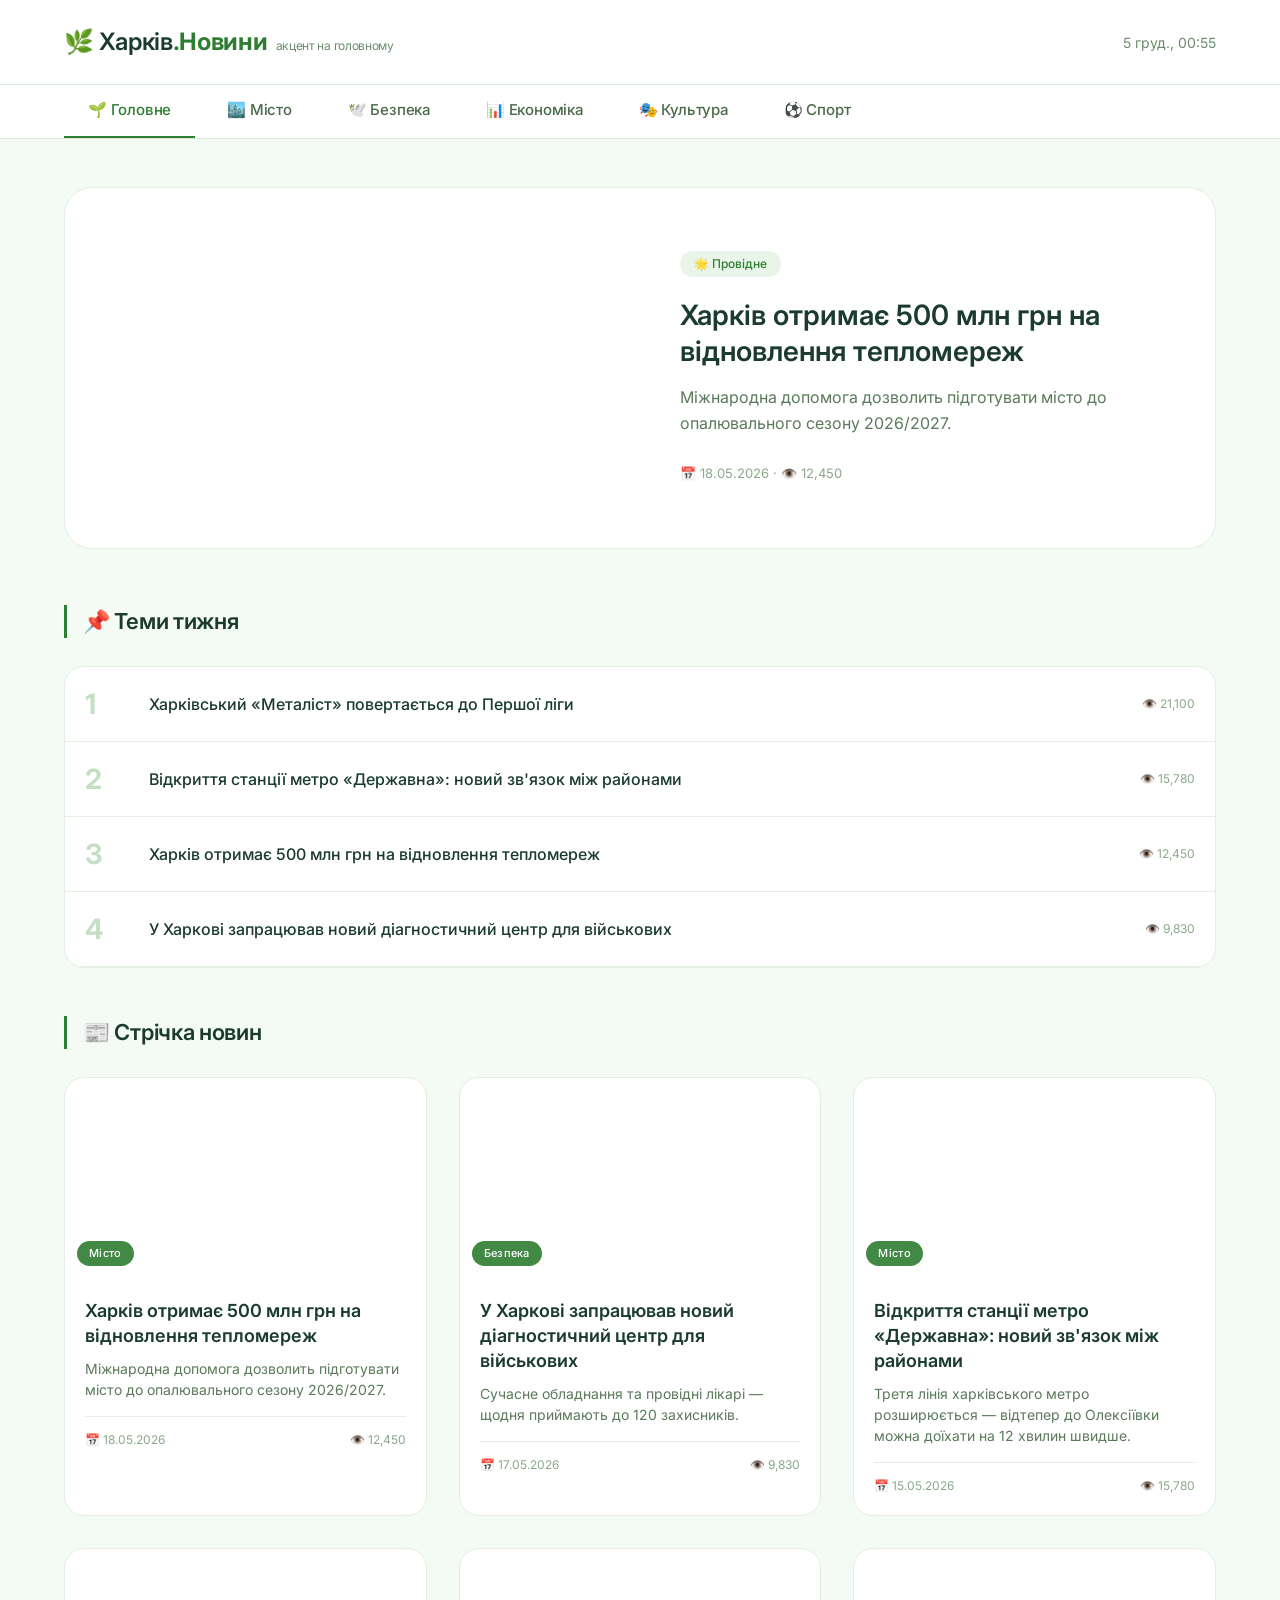
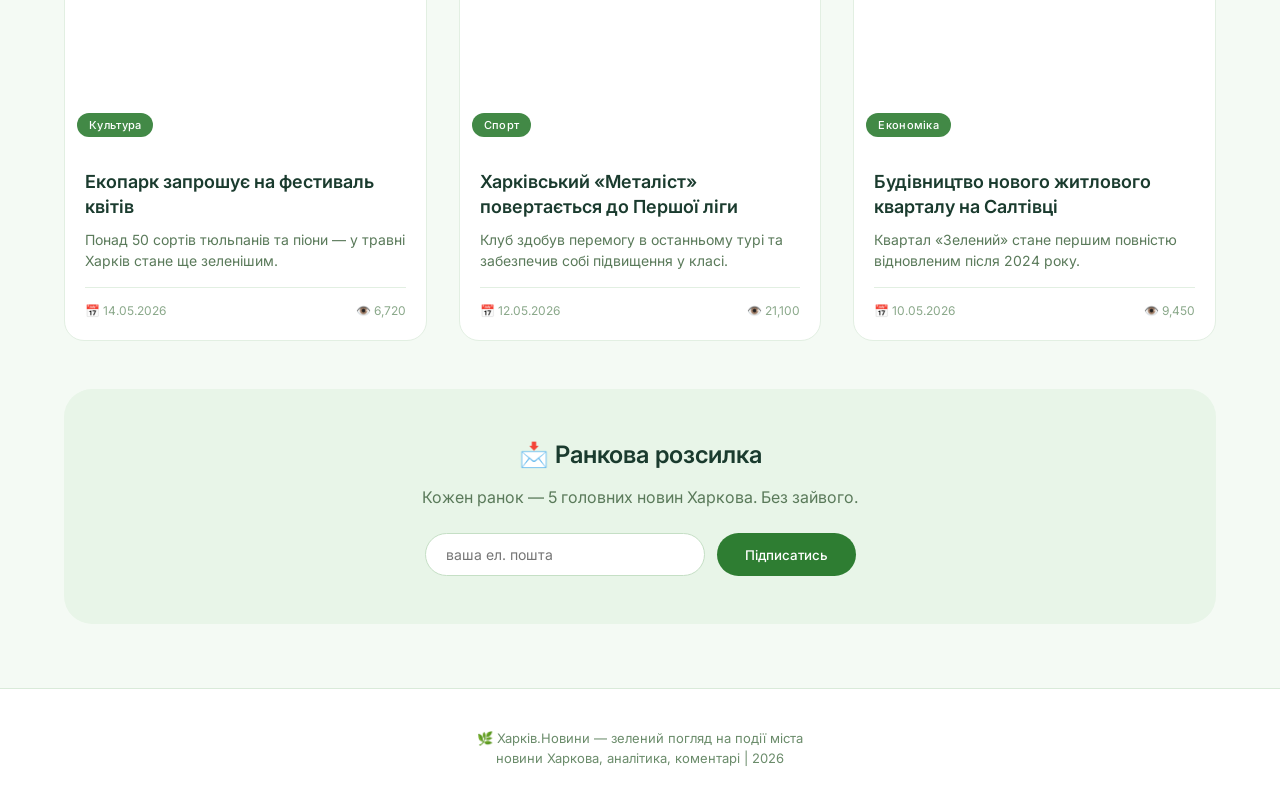
<file: index.html>
<!DOCTYPE html>
<html lang="uk">
<head>
    <meta charset="UTF-8">
    <meta name="viewport" content="width=device-width, initial-scale=1.0">
    <title>Харків.Новини — головне про місто</title>
    <link rel="stylesheet" href="style.css">
    <link href="https://fonts.googleapis.com/css2?family=Inter:opsz,wght@14..32,300;400;500;600;700&display=swap" rel="stylesheet">
</head>
<body>

<div class="header">
    <div class="header-content">
        <div class="logo" onclick="location.href='index.html'">🌿 Харків<span>.Новини</span><small>акцент на головному</small></div>
        <div class="date-time" id="currentDateTime"></div>
    </div>
</div>

<div class="tabs">
    <div class="tabs-container">
        <a href="index.html" class="tab-btn active">🌱 Головне</a>
        <a href="city.html" class="tab-btn">🏙️ Місто</a>
        <a href="war.html" class="tab-btn">🕊️ Безпека</a>
        <a href="economy.html" class="tab-btn">📊 Економіка</a>
        <a href="culture.html" class="tab-btn">🎭 Культура</a>
        <a href="sport.html" class="tab-btn">⚽ Спорт</a>
    </div>
</div>

<div class="main-content">
    <div class="featured-news" id="featuredNews"></div>

    <div class="section-title">📌 Теми тижня</div>
    <div class="trending-list" id="trendingList"></div>

    <div class="section-title">📰 Стрічка новин</div>
    <div class="news-grid" id="latestNews"></div>

    <div class="subscribe">
        <h3>📩 Ранкова розсилка</h3>
        <p>Кожен ранок — 5 головних новин Харкова. Без зайвого.</p>
        <div class="subscribe-form">
            <input type="email" id="subEmail" placeholder="ваша ел. пошта">
            <button onclick="subscribeNews()">Підписатись</button>
        </div>
    </div>
</div>

<div class="footer">
    <p>🌿 Харків.Новини — зелений погляд на події міста</p>
    <p>новини Харкова, аналітика, коментарі | 2026</p>
</div>

<div class="scroll-top" id="scrollTop" onclick="window.scrollTo({top:0, behavior:'smooth'})">↑</div>

<div id="newsModal" class="modal" onclick="if(event.target===this) closeModal()">
    <div class="modal-content">
        <div class="modal-header"><h2 id="modalTitle"></h2><span class="close-modal" onclick="closeModal()">&times;</span></div>
        <div class="modal-body" id="modalBody"></div>
    </div>
</div>

<script>
    const allNews = [
        { id: 1, title: "Харків отримає 500 млн грн на відновлення тепломереж", excerpt: "Міжнародна допомога дозволить підготувати місто до опалювального сезону 2026/2027.", content: "Харківська міська рада повідомила про отримання гранту від Європейського інвестиційного банку. Кошти будуть спрямовані на модернізацію теплових мереж у Салтівському та Немишлянському районах. Роботи розпочнуться у липні 2026 року.", image: "https://picsum.photos/id/104/800/500", date: "2026-05-18", views: 12450, category: "Місто" },
        { id: 2, title: "У Харкові запрацював новий діагностичний центр для військових", excerpt: "Сучасне обладнання та провідні лікарі — щодня приймають до 120 захисників.", content: "На базі Харківської обласної лікарні відкрито реабілітаційний центр із найсучаснішим обладнанням. Тут проходять лікування військові з усієї Слобожанщини. Центр працює у дві зміни.", image: "https://picsum.photos/id/116/800/500", date: "2026-05-17", views: 9830, category: "Безпека" },
        { id: 3, title: "Відкриття станції метро «Державна»: новий зв'язок між районами", excerpt: "Третя лінія харківського метро розширюється — відтепер до Олексіївки можна доїхати на 12 хвилин швидше.", content: "Станцію «Державна» відкрито після завершення всіх будівельних робіт. Це суттєво розвантажить наземний транспорт та покращить сполучення між центром та периферією.", image: "https://picsum.photos/id/96/800/500", date: "2026-05-15", views: 15780, category: "Місто" },
        { id: 4, title: "Екопарк запрошує на фестиваль квітів", excerpt: "Понад 50 сортів тюльпанів та піони — у травні Харків стане ще зеленішим.", content: "Фестиваль квітів триватиме три вихідних. Окрім виставки, гостей чекають майстер-класи з флористики та благодійний ярмарок.", image: "https://picsum.photos/id/90/800/500", date: "2026-05-14", views: 6720, category: "Культура" },
        { id: 5, title: "Харківський «Металіст» повертається до Першої ліги", excerpt: "Клуб здобув перемогу в останньому турі та забезпечив собі підвищення у класі.", content: "Фанати зустріли команду на площі Свободи. Президент клубу пообіцяв посилити склад перед новим сезоном.", image: "https://picsum.photos/id/29/800/500", date: "2026-05-12", views: 21100, category: "Спорт" },
        { id: 6, title: "Будівництво нового житлового кварталу на Салтівці", excerpt: "Квартал «Зелений» стане першим повністю відновленим після 2024 року.", content: "Вже зведено перші три багатоповерхівки. Заселення планується на початок осені.", image: "https://picsum.photos/id/15/800/500", date: "2026-05-10", views: 9450, category: "Економіка" }
    ];

    const latestNews = [...allNews].sort((a,b) => new Date(b.date) - new Date(a.date)).slice(0, 6);
    const trendingNews = [...allNews].sort((a,b) => b.views - a.views).slice(0, 4);
    const featured = [...allNews].sort((a,b) => new Date(b.date) - new Date(a.date))[0];

    function formatDate(dateStr) { const d = new Date(dateStr); return `${d.getDate().toString().padStart(2,'0')}.${(d.getMonth()+1).toString().padStart(2,'0')}.${d.getFullYear()}`; }
    function openNews(news) { 
        document.getElementById('modalTitle').innerHTML = news.title;
        document.getElementById('modalBody').innerHTML = `<img src="${news.image}"><div class="modal-meta"><span>📅 ${formatDate(news.date)}</span><span>👁️ ${news.views.toLocaleString()}</span><span>📌 ${news.category}</span></div><p style="line-height:1.6; color:#2c4a2e;">${news.content}</p>`;
        document.getElementById('newsModal').style.display = 'flex';
    }
    function closeModal() { document.getElementById('newsModal').style.display = 'none'; }
    function subscribeNews() { const email = document.getElementById('subEmail').value; if(email) alert(`🌱 Дякуємо! На ${email} надіслано підтвердження.`); else alert('Будь ласка, введіть email'); }
    function renderFeatured() {
        document.getElementById('featuredNews').innerHTML = `<div class="featured-image" style="background-image: url('${featured.image}')"></div><div class="featured-content"><div class="featured-badge">🌟 Провідне</div><div class="featured-title">${featured.title}</div><div class="featured-excerpt">${featured.excerpt}</div><div><span style="color:#8aa88a; font-size:13px;">📅 ${formatDate(featured.date)} · 👁️ ${featured.views.toLocaleString()}</span></div></div>`;
        document.querySelector('.featured-news').onclick = () => openNews(featured);
    }
    function renderTrending() {
        document.getElementById('trendingList').innerHTML = trendingNews.map((n, i) => `<div class="trending-item" onclick="openNews(allNews.find(x=>x.id===${n.id}))"><div class="trending-number">${i+1}</div><div class="trending-title">${n.title}</div><div class="trending-views">👁️ ${n.views.toLocaleString()}</div></div>`).join('');
    }
    function renderLatest() {
        document.getElementById('latestNews').innerHTML = latestNews.map(n => `<div class="news-card" onclick="openNews(allNews.find(x=>x.id===${n.id}))"><div class="news-image" style="background-image: url('${n.image}')"><div class="news-category">${n.category}</div></div><div class="news-content"><div class="news-title">${n.title}</div><div class="news-excerpt">${n.excerpt}</div><div class="news-meta"><span>📅 ${formatDate(n.date)}</span><span>👁️ ${n.views.toLocaleString()}</span></div></div></div>`).join('');
    }
    function updateDateTime() { document.getElementById('currentDateTime').innerHTML = new Date().toLocaleString('uk-UA', { hour: '2-digit', minute:'2-digit', day:'numeric', month:'short' }); }
    setInterval(updateDateTime, 1000); updateDateTime();
    renderFeatured(); renderTrending(); renderLatest();
    window.addEventListener('scroll', () => { document.getElementById('scrollTop').classList.toggle('show', window.scrollY > 300); });
    window.openNews = openNews; window.closeModal = closeModal; window.subscribeNews = subscribeNews; window.allNews = allNews;
</script>
</body>
</html>
</file>
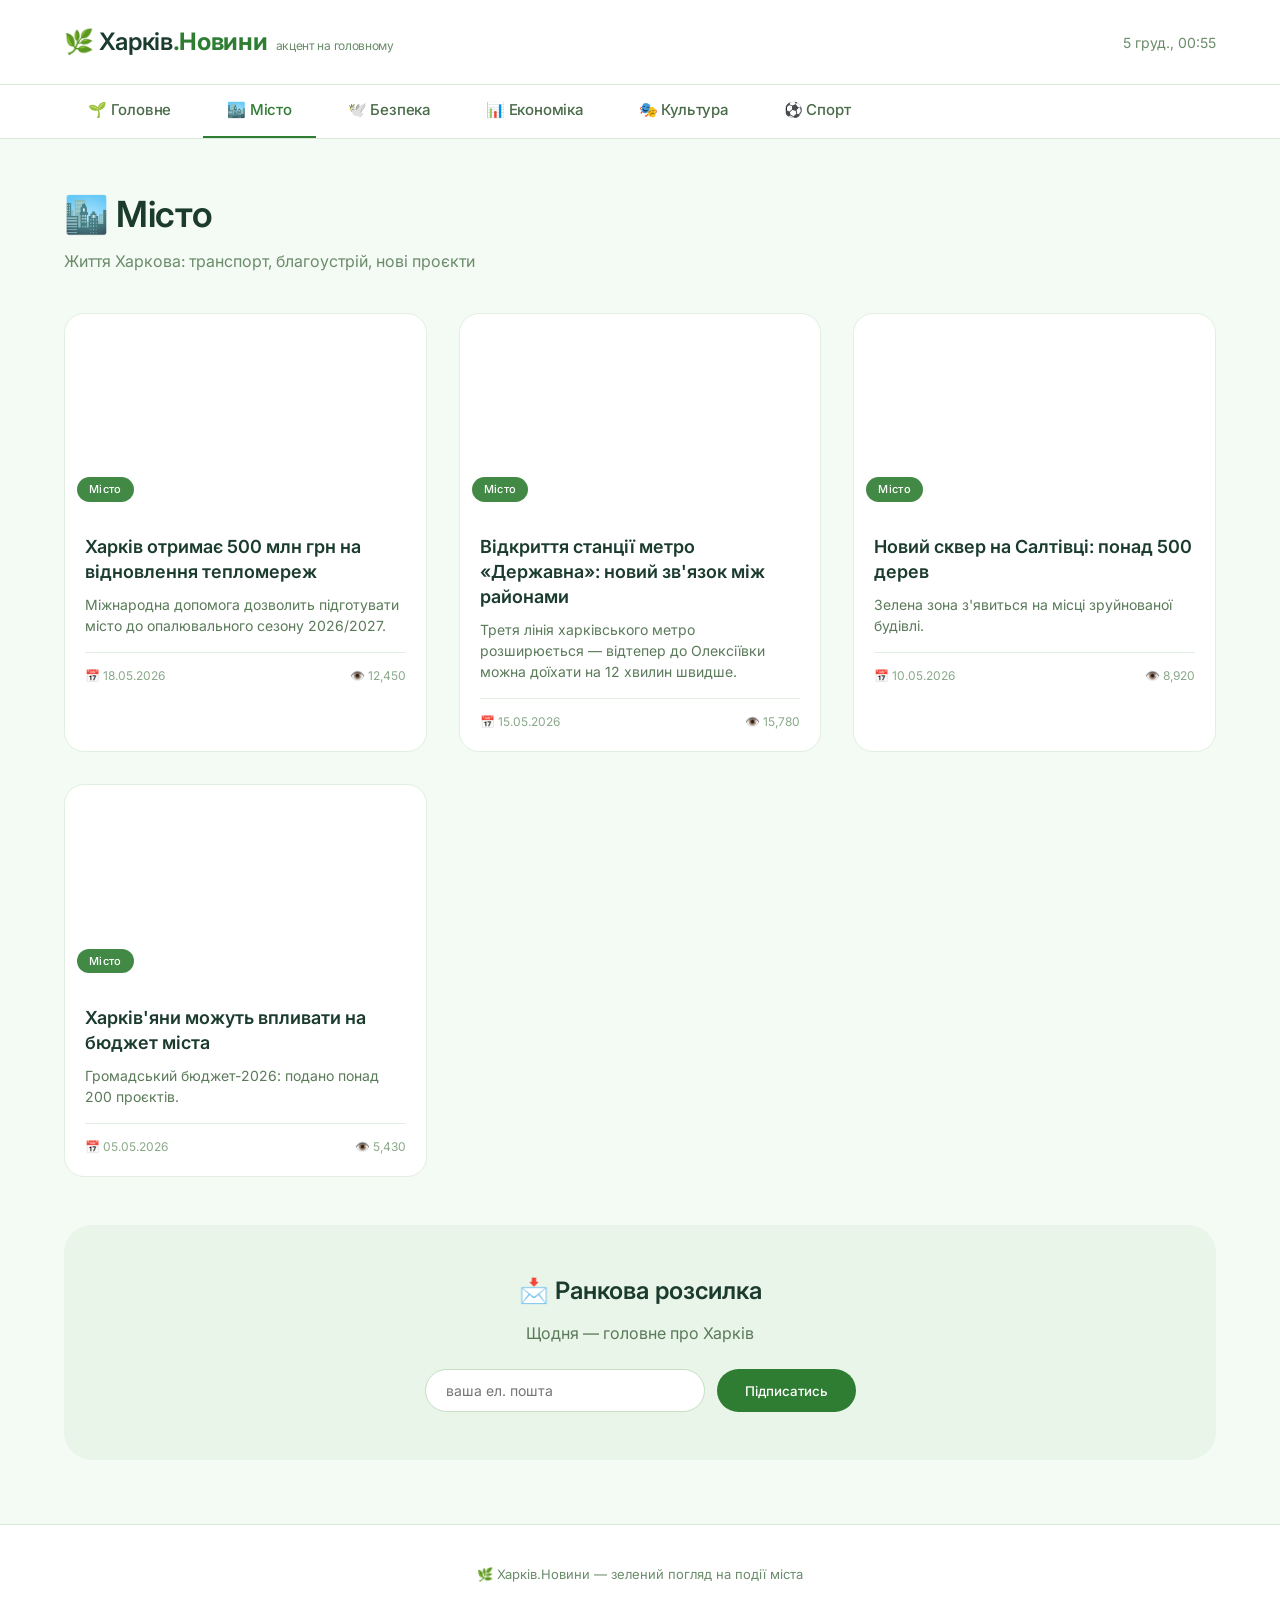
<file: city.html>
<!DOCTYPE html>
<html lang="uk">
<head>
    <meta charset="UTF-8">
    <meta name="viewport" content="width=device-width, initial-scale=1.0">
    <title>🏙️ Місто | Харків.Новини</title>
    <link rel="stylesheet" href="style.css">
    <link href="https://fonts.googleapis.com/css2?family=Inter:opsz,wght@14..32,300;400;500;600;700&display=swap" rel="stylesheet">
</head>
<body>

<div class="header">
    <div class="header-content">
        <div class="logo" onclick="location.href='index.html'">🌿 Харків<span>.Новини</span><small>акцент на головному</small></div>
        <div class="date-time" id="currentDateTime"></div>
    </div>
</div>

<div class="tabs">
    <div class="tabs-container">
        <a href="index.html" class="tab-btn">🌱 Головне</a>
        <a href="city.html" class="tab-btn active">🏙️ Місто</a>
        <a href="war.html" class="tab-btn">🕊️ Безпека</a>
        <a href="economy.html" class="tab-btn">📊 Економіка</a>
        <a href="culture.html" class="tab-btn">🎭 Культура</a>
        <a href="sport.html" class="tab-btn">⚽ Спорт</a>
    </div>
</div>

<div class="main-content">
    <div class="category-header">
        <h1>🏙️ Місто</h1>
        <p>Життя Харкова: транспорт, благоустрій, нові проєкти</p>
    </div>
    <div class="news-grid" id="cityNews"></div>
    <div class="subscribe">
        <h3>📩 Ранкова розсилка</h3>
        <p>Щодня — головне про Харків</p>
        <div class="subscribe-form">
            <input type="email" id="subEmail" placeholder="ваша ел. пошта">
            <button onclick="subscribeNews()">Підписатись</button>
        </div>
    </div>
</div>

<div class="footer">
    <p>🌿 Харків.Новини — зелений погляд на події міста</p>
</div>

<div class="scroll-top" id="scrollTop" onclick="window.scrollTo({top:0, behavior:'smooth'})">↑</div>

<div id="newsModal" class="modal" onclick="if(event.target===this) closeModal()">
    <div class="modal-content">
        <div class="modal-header"><h2 id="modalTitle"></h2><span class="close-modal" onclick="closeModal()">&times;</span></div>
        <div class="modal-body" id="modalBody"></div>
    </div>
</div>

<script>
    const cityNews = [
        { id: 1, title: "Харків отримає 500 млн грн на відновлення тепломереж", excerpt: "Міжнародна допомога дозволить підготувати місто до опалювального сезону 2026/2027.", content: "Харківська міська рада повідомила про отримання гранту від Європейського інвестиційного банку. Кошти будуть спрямовані на модернізацію теплових мереж у Салтівському та Немишлянському районах. Роботи розпочнуться у липні 2026 року. Очікується, що це дозволить зменшити втрати тепла на 25% та покращити якість опалення для 150 тисяч мешканців.", image: "https://picsum.photos/id/104/800/500", date: "2026-05-18", views: 12450, category: "Місто" },
        { id: 2, title: "Відкриття станції метро «Державна»: новий зв'язок між районами", excerpt: "Третя лінія харківського метро розширюється — відтепер до Олексіївки можна доїхати на 12 хвилин швидше.", content: "Станцію «Державна» урочисто відкрито після завершення всіх будівельних робіт. Це суттєво розвантажить наземний транспорт та покращить сполучення між центром та периферією. Вартість проєкту склала 1.2 млрд грн. Наступна станція — «Перемога» — планується до кінця 2027 року.", image: "https://picsum.photos/id/96/800/500", date: "2026-05-15", views: 15780, category: "Місто" },
        { id: 3, title: "Новий сквер на Салтівці: понад 500 дерев", excerpt: "Зелена зона з'явиться на місці зруйнованої будівлі.", content: "У рамках програми «Зелений Харків» розпочато висадку дерев у новому сквері. Буде висаджено 520 саджанців: липи, каштани та клени. Також облаштують дитячий майданчик та велодоріжки.", image: "https://picsum.photos/id/15/800/500", date: "2026-05-10", views: 8920, category: "Місто" },
        { id: 4, title: "Харків'яни можуть впливати на бюджет міста", excerpt: "Громадський бюджет-2026: подано понад 200 проєктів.", content: "Міська рада оприлюднила список проєктів, які претендують на фінансування. Серед ініціатив — облаштування укриттів у школах, спортивні майданчики та екологічні ініціативи. Голосування триватиме до кінця травня.", image: "https://picsum.photos/id/42/800/500", date: "2026-05-05", views: 5430, category: "Місто" }
    ];

    function formatDate(dateStr) { const d = new Date(dateStr); return `${d.getDate().toString().padStart(2,'0')}.${(d.getMonth()+1).toString().padStart(2,'0')}.${d.getFullYear()}`; }
    function openNews(news) { 
        document.getElementById('modalTitle').innerHTML = news.title;
        document.getElementById('modalBody').innerHTML = `<img src="${news.image}"><div class="modal-meta"><span>📅 ${formatDate(news.date)}</span><span>👁️ ${news.views.toLocaleString()}</span><span>📌 ${news.category}</span></div><p style="line-height:1.6; color:#2c4a2e;">${news.content}</p>`;
        document.getElementById('newsModal').style.display = 'flex';
    }
    function closeModal() { document.getElementById('newsModal').style.display = 'none'; }
    function subscribeNews() { const email = document.getElementById('subEmail').value; if(email) alert(`🌱 Дякуємо! На ${email} надіслано підтвердження.`); else alert('Введіть email'); }
    function renderCityNews() {
        document.getElementById('cityNews').innerHTML = cityNews.map(n => `<div class="news-card" onclick="openNews(cityNews.find(x=>x.id===${n.id}))"><div class="news-image" style="background-image: url('${n.image}')"><div class="news-category">${n.category}</div></div><div class="news-content"><div class="news-title">${n.title}</div><div class="news-excerpt">${n.excerpt}</div><div class="news-meta"><span>📅 ${formatDate(n.date)}</span><span>👁️ ${n.views.toLocaleString()}</span></div></div></div>`).join('');
    }
    function updateDateTime() { document.getElementById('currentDateTime').innerHTML = new Date().toLocaleString('uk-UA', { hour:'2-digit', minute:'2-digit', day:'numeric', month:'short' }); }
    setInterval(updateDateTime, 1000); updateDateTime();
    renderCityNews();
    window.addEventListener('scroll', () => { document.getElementById('scrollTop').classList.toggle('show', window.scrollY > 300); });
    window.openNews = openNews; window.closeModal = closeModal; window.subscribeNews = subscribeNews;
</script>
</body>
</html>
</file>
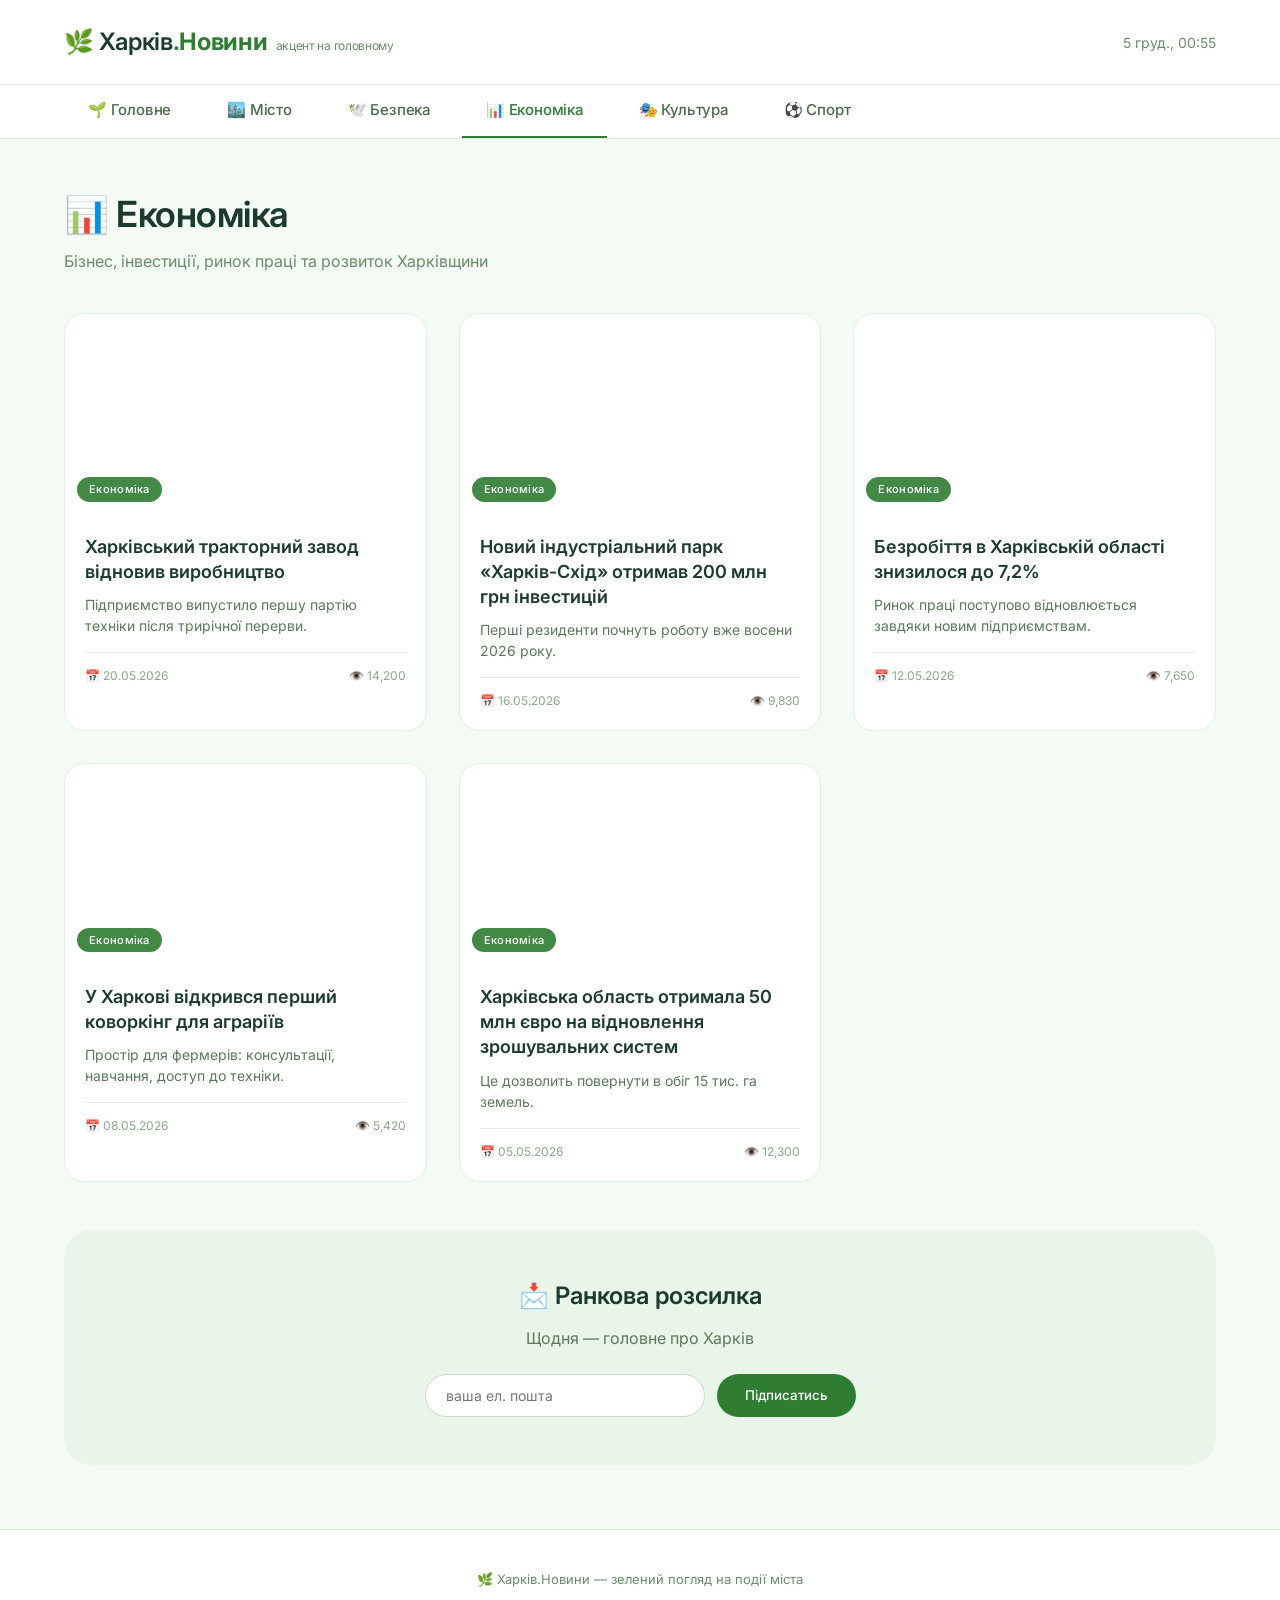
<file: economy.html>
<!DOCTYPE html>
<html lang="uk">
<head>
    <meta charset="UTF-8">
    <meta name="viewport" content="width=device-width, initial-scale=1.0">
    <title>📊 Економіка | Харків.Новини</title>
    <link rel="stylesheet" href="style.css">
    <link href="https://fonts.googleapis.com/css2?family=Inter:opsz,wght@14..32,300;400;500;600;700&display=swap" rel="stylesheet">
</head>
<body>

<div class="header">
    <div class="header-content">
        <div class="logo" onclick="location.href='index.html'">🌿 Харків<span>.Новини</span><small>акцент на головному</small></div>
        <div class="date-time" id="currentDateTime"></div>
    </div>
</div>

<div class="tabs">
    <div class="tabs-container">
        <a href="index.html" class="tab-btn">🌱 Головне</a>
        <a href="city.html" class="tab-btn">🏙️ Місто</a>
        <a href="war.html" class="tab-btn">🕊️ Безпека</a>
        <a href="economy.html" class="tab-btn active">📊 Економіка</a>
        <a href="culture.html" class="tab-btn">🎭 Культура</a>
        <a href="sport.html" class="tab-btn">⚽ Спорт</a>
    </div>
</div>

<div class="main-content">
    <div class="category-header">
        <h1>📊 Економіка</h1>
        <p>Бізнес, інвестиції, ринок праці та розвиток Харківщини</p>
    </div>
    <div class="news-grid" id="economyNews"></div>
    <div class="subscribe">
        <h3>📩 Ранкова розсилка</h3>
        <p>Щодня — головне про Харків</p>
        <div class="subscribe-form">
            <input type="email" id="subEmail" placeholder="ваша ел. пошта">
            <button onclick="subscribeNews()">Підписатись</button>
        </div>
    </div>
</div>

<div class="footer">
    <p>🌿 Харків.Новини — зелений погляд на події міста</p>
</div>

<div class="scroll-top" id="scrollTop" onclick="window.scrollTo({top:0, behavior:'smooth'})">↑</div>

<div id="newsModal" class="modal" onclick="if(event.target===this) closeModal()">
    <div class="modal-content">
        <div class="modal-header"><h2 id="modalTitle"></h2><span class="close-modal" onclick="closeModal()">&times;</span></div>
        <div class="modal-body" id="modalBody"></div>
    </div>
</div>

<script>
    const economyNews = [
        { id: 1, title: "Харківський тракторний завод відновив виробництво", excerpt: "Підприємство випустило першу партію техніки після трирічної перерви.", content: "ХТЗ відновив роботу завдяки державній підтримці та інвестиціям від європейських партнерів. Першу партію — 20 тракторів — відправлено аграріям Харківщини. Планується вихід на зовнішні ринки до кінця 2026 року. Завод створив 350 нових робочих місць.", image: "https://picsum.photos/id/77/800/500", date: "2026-05-20", views: 14200, category: "Економіка" },
        { id: 2, title: "Новий індустріальний парк «Харків-Схід» отримав 200 млн грн інвестицій", excerpt: "Перші резиденти почнуть роботу вже восени 2026 року.", content: "Індустріальний парк розташований на території колишнього заводу «Світло Шахтаря». Інвестори планують відкрити виробництво будівельних матеріалів та переробку сільгосппродукції. Очікується створення 800 робочих місць.", image: "https://picsum.photos/id/79/800/500", date: "2026-05-16", views: 9830, category: "Економіка" },
        { id: 3, title: "Безробіття в Харківській області знизилося до 7,2%", excerpt: "Ринок праці поступово відновлюється завдяки новим підприємствам.", content: "За даними обласного центру зайнятості, кількість зареєстрованих безробітних зменшилась на 15% порівняно з початком року. Найбільший попит — на будівельників, водіїв та IT-фахівців. Середня зарплата в регіоні зросла до 18 500 грн.", image: "https://picsum.photos/id/71/800/500", date: "2026-05-12", views: 7650, category: "Економіка" },
        { id: 4, title: "У Харкові відкрився перший коворкінг для аграріїв", excerpt: "Простір для фермерів: консультації, навчання, доступ до техніки.", content: "Коворкінг створено за підтримки ПРООН. Аграрії зможуть отримувати безкоштовні консультації юристів, бухгалтерів, а також користуватися сучасною сільгосптехнікою. Першими учасниками стали 40 фермерських господарств.", image: "https://picsum.photos/id/64/800/500", date: "2026-05-08", views: 5420, category: "Економіка" },
        { id: 5, title: "Харківська область отримала 50 млн євро на відновлення зрошувальних систем", excerpt: "Це дозволить повернути в обіг 15 тис. га земель.", content: "Кошти надані Європейським інвестиційним банком. Проект передбачає відновлення насосних станцій у Чугуївському, Лозівському та Балаклійському районах. Відновлення зрошення дозволить аграріям вирощувати більше овочів та технічних культур.", image: "https://picsum.photos/id/48/800/500", date: "2026-05-05", views: 12300, category: "Економіка" }
    ];

    function formatDate(dateStr) { const d = new Date(dateStr); return `${d.getDate().toString().padStart(2,'0')}.${(d.getMonth()+1).toString().padStart(2,'0')}.${d.getFullYear()}`; }
    function openNews(news) { 
        document.getElementById('modalTitle').innerHTML = news.title;
        document.getElementById('modalBody').innerHTML = `<img src="${news.image}"><div class="modal-meta"><span>📅 ${formatDate(news.date)}</span><span>👁️ ${news.views.toLocaleString()}</span><span>📌 ${news.category}</span></div><p style="line-height:1.6; color:#2c4a2e;">${news.content}</p>`;
        document.getElementById('newsModal').style.display = 'flex';
    }
    function closeModal() { document.getElementById('newsModal').style.display = 'none'; }
    function subscribeNews() { const email = document.getElementById('subEmail').value; if(email) alert(`🌱 Дякуємо! На ${email} надіслано підтвердження.`); else alert('Введіть email'); }
    function renderEconomyNews() {
        document.getElementById('economyNews').innerHTML = economyNews.map(n => `<div class="news-card" onclick="openNews(economyNews.find(x=>x.id===${n.id}))"><div class="news-image" style="background-image: url('${n.image}')"><div class="news-category">${n.category}</div></div><div class="news-content"><div class="news-title">${n.title}</div><div class="news-excerpt">${n.excerpt}</div><div class="news-meta"><span>📅 ${formatDate(n.date)}</span><span>👁️ ${n.views.toLocaleString()}</span></div></div></div>`).join('');
    }
    function updateDateTime() { document.getElementById('currentDateTime').innerHTML = new Date().toLocaleString('uk-UA', { hour:'2-digit', minute:'2-digit', day:'numeric', month:'short' }); }
    setInterval(updateDateTime, 1000); updateDateTime();
    renderEconomyNews();
    window.addEventListener('scroll', () => { document.getElementById('scrollTop').classList.toggle('show', window.scrollY > 300); });
    window.openNews = openNews; window.closeModal = closeModal; window.subscribeNews = subscribeNews;
</script>
</body>
</html>
</file>
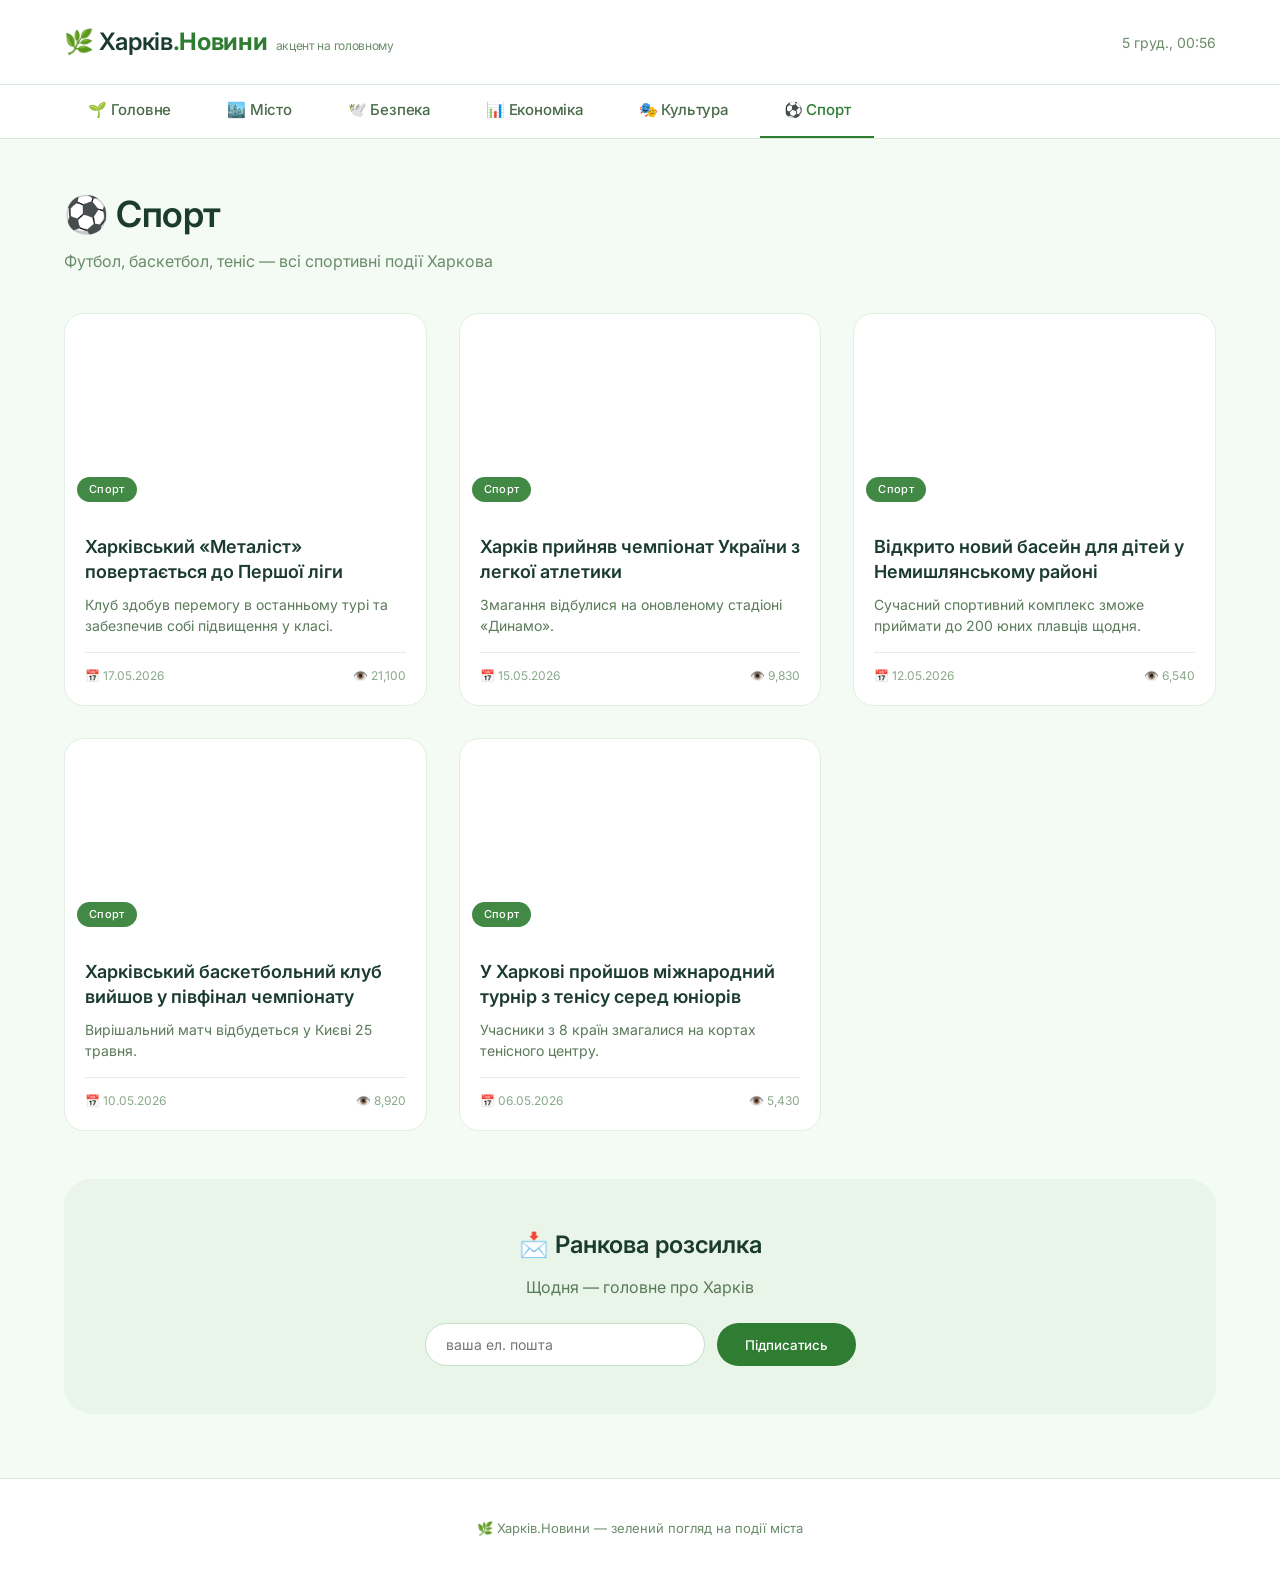
<file: sport.html>
<!DOCTYPE html>
<html lang="uk">
<head>
    <meta charset="UTF-8">
    <meta name="viewport" content="width=device-width, initial-scale=1.0">
    <title>⚽ Спорт | Харків.Новини</title>
    <link rel="stylesheet" href="style.css">
    <link href="https://fonts.googleapis.com/css2?family=Inter:opsz,wght@14..32,300;400;500;600;700&display=swap" rel="stylesheet">
</head>
<body>

<div class="header">
    <div class="header-content">
        <div class="logo" onclick="location.href='index.html'">🌿 Харків<span>.Новини</span><small>акцент на головному</small></div>
        <div class="date-time" id="currentDateTime"></div>
    </div>
</div>

<div class="tabs">
    <div class="tabs-container">
        <a href="index.html" class="tab-btn">🌱 Головне</a>
        <a href="city.html" class="tab-btn">🏙️ Місто</a>
        <a href="war.html" class="tab-btn">🕊️ Безпека</a>
        <a href="economy.html" class="tab-btn">📊 Економіка</a>
        <a href="culture.html" class="tab-btn">🎭 Культура</a>
        <a href="sport.html" class="tab-btn active">⚽ Спорт</a>
    </div>
</div>

<div class="main-content">
    <div class="category-header">
        <h1>⚽ Спорт</h1>
        <p>Футбол, баскетбол, теніс — всі спортивні події Харкова</p>
    </div>
    <div class="news-grid" id="sportNews"></div>
    <div class="subscribe">
        <h3>📩 Ранкова розсилка</h3>
        <p>Щодня — головне про Харків</p>
        <div class="subscribe-form">
            <input type="email" id="subEmail" placeholder="ваша ел. пошта">
            <button onclick="subscribeNews()">Підписатись</button>
        </div>
    </div>
</div>

<div class="footer">
    <p>🌿 Харків.Новини — зелений погляд на події міста</p>
</div>

<div class="scroll-top" id="scrollTop" onclick="window.scrollTo({top:0, behavior:'smooth'})">↑</div>

<div id="newsModal" class="modal" onclick="if(event.target===this) closeModal()">
    <div class="modal-content">
        <div class="modal-header"><h2 id="modalTitle"></h2><span class="close-modal" onclick="closeModal()">&times;</span></div>
        <div class="modal-body" id="modalBody"></div>
    </div>
</div>

<script>
    const sportNews = [
        { id: 1, title: "Харківський «Металіст» повертається до Першої ліги", excerpt: "Клуб здобув перемогу в останньому турі та забезпечив собі підвищення у класі.", content: "Фанати зустріли команду на площі Свободи. Президент клубу пообіцяв посилити склад перед новим сезоном. Головний тренер зазначив, що команда має амбітні плани — вже за два роки вийти до УПЛ. Матчі наступного сезону «Металіст» гратиме на стадіоні «Металіст» після завершення ремонтних робіт.", image: "https://picsum.photos/id/29/800/500", date: "2026-05-17", views: 21100, category: "Спорт" },
        { id: 2, title: "Харків прийняв чемпіонат України з легкої атлетики", excerpt: "Змагання відбулися на оновленому стадіоні «Динамо».", content: "У чемпіонаті взяли участь понад 300 спортсменів з усіх регіонів України. Харків'яни вибороли 12 медалей, з яких 5 — золотих. Найкращим спортсменом змагань визнано стрибуна у висоту Олексія Кравця.", image: "https://picsum.photos/id/14/800/500", date: "2026-05-15", views: 9830, category: "Спорт" },
        { id: 3, title: "Відкрито новий басейн для дітей у Немишлянському районі", excerpt: "Сучасний спортивний комплекс зможе приймати до 200 юних плавців щодня.", content: "Басейн збудовано за програмою «Спорт для кожного». Він обладнаний сучасною системою очищення води та має три доріжки по 25 метрів. Тренування будуть безкоштовними для дітей пільгових категорій.", image: "https://picsum.photos/id/35/800/500", date: "2026-05-12", views: 6540, category: "Спорт" },
        { id: 4, title: "Харківський баскетбольний клуб вийшов у півфінал чемпіонату", excerpt: "Вирішальний матч відбудеться у Києві 25 травня.", content: "Команда «Харківські Соколи» перемогла у чвертьфіналі львівських «Леви» із рахунком 87:82. Найкращим гравцем матчу визнано розігруючого Івана Петренка, який набрав 25 очок. Півфінал відбудеться 25 травня.", image: "https://picsum.photos/id/38/800/500", date: "2026-05-10", views: 8920, category: "Спорт" },
        { id: 5, title: "У Харкові пройшов міжнародний турнір з тенісу серед юніорів", excerpt: "Учасники з 8 країн змагалися на кортах тенісного центру.", content: "Переможцем турніру став 16-річний харків'янин Андрій Шевченко. У фіналі він обіграв представника Польщі у двох сетах. Організатори планують зробити турнір щорічним.", image: "https://picsum.photos/id/96/800/500", date: "2026-05-06", views: 5430, category: "Спорт" }
    ];

    function formatDate(dateStr) { const d = new Date(dateStr); return `${d.getDate().toString().padStart(2,'0')}.${(d.getMonth()+1).toString().padStart(2,'0')}.${d.getFullYear()}`; }
    function openNews(news) { 
        document.getElementById('modalTitle').innerHTML = news.title;
        document.getElementById('modalBody').innerHTML = `<img src="${news.image}"><div class="modal-meta"><span>📅 ${formatDate(news.date)}</span><span>👁️ ${news.views.toLocaleString()}</span><span>📌 ${news.category}</span></div><p style="line-height:1.6; color:#2c4a2e;">${news.content}</p>`;
        document.getElementById('newsModal').style.display = 'flex';
    }
    function closeModal() { document.getElementById('newsModal').style.display = 'none'; }
    function subscribeNews() { const email = document.getElementById('subEmail').value; if(email) alert(`🌱 Дякуємо! На ${email} надіслано підтвердження.`); else alert('Введіть email'); }
    function renderSportNews() {
        document.getElementById('sportNews').innerHTML = sportNews.map(n => `<div class="news-card" onclick="openNews(sportNews.find(x=>x.id===${n.id}))"><div class="news-image" style="background-image: url('${n.image}')"><div class="news-category">${n.category}</div></div><div class="news-content"><div class="news-title">${n.title}</div><div class="news-excerpt">${n.excerpt}</div><div class="news-meta"><span>📅 ${formatDate(n.date)}</span><span>👁️ ${n.views.toLocaleString()}</span></div></div></div>`).join('');
    }
    function updateDateTime() { document.getElementById('currentDateTime').innerHTML = new Date().toLocaleString('uk-UA', { hour:'2-digit', minute:'2-digit', day:'numeric', month:'short' }); }
    setInterval(updateDateTime, 1000); updateDateTime();
    renderSportNews();
    window.addEventListener('scroll', () => { document.getElementById('scrollTop').classList.toggle('show', window.scrollY > 300); });
    window.openNews = openNews; window.closeModal = closeModal; window.subscribeNews = subscribeNews;
</script>
</body>
</html>
</file>
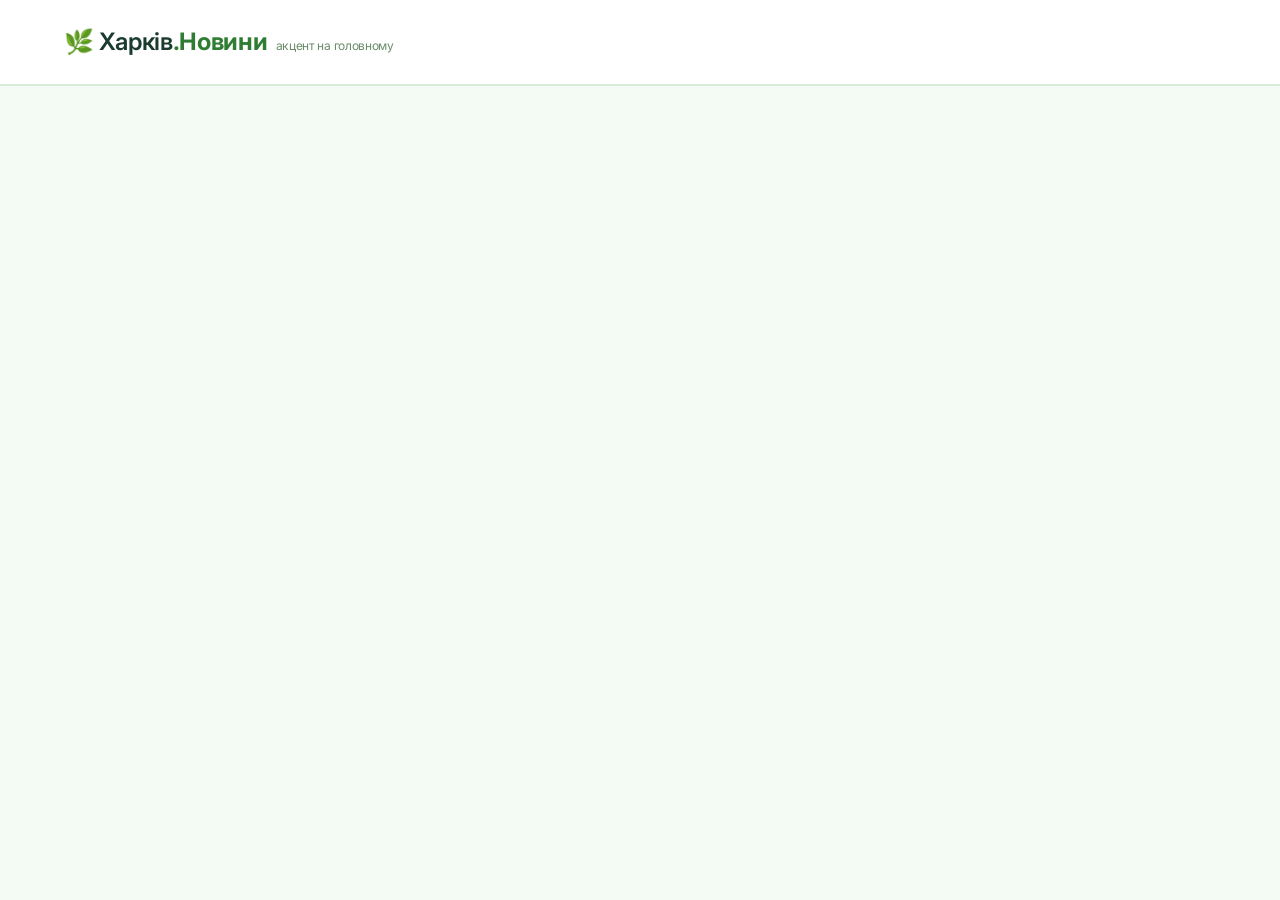
<file: war.html>
<!DOCTYPE html>
<html lang="uk">
<head>
    <meta charset="UTF-8">
    <meta name="viewport" content="width=device-width, initial-scale=1.0">
    <title>🕊️ Безпека | Харків.Новини</title>
    <link rel="stylesheet" href="style.css">
    <link href="https://fonts.googleapis.com/css2?family=Inter:opsz,wght@14..32,300;400;500;600;700&display=swap" rel="stylesheet">
</head>
<body>

<div class="header">
    <div class="header-content">
        <div class="logo" onclick="location.href='index.html'">🌿 Харків<span>.Новини</span><small>акцент на головному</small></div>
        <div class="date-time" id="currentDateTime"></div>
    </div>
</div>

<div class="tabs">
    <div class="tabs-container">
</file>
<file: style.css>
* {
    margin: 0;
    padding: 0;
    box-sizing: border-box;
}

body {
    font-family: 'Inter', -apple-system, BlinkMacSystemFont, 'Segoe UI', sans-serif;
    background: #f4faf4;
    color: #1a3b2e;
    line-height: 1.5;
}

::selection {
    background: #b8e0b8;
    color: #1a3b2e;
}

.header {
    background: #ffffff;
    border-bottom: 1px solid #d9ead9;
    padding: 24px 0;
    position: sticky;
    top: 0;
    z-index: 100;
    backdrop-filter: blur(10px);
    background: rgba(255, 255, 255, 0.98);
}

.header-content {
    max-width: 1200px;
    margin: 0 auto;
    padding: 0 24px;
    display: flex;
    justify-content: space-between;
    align-items: center;
    flex-wrap: wrap;
    gap: 16px;
}

.logo {
    font-size: 24px;
    font-weight: 600;
    cursor: pointer;
    letter-spacing: -0.3px;
}

.logo span {
    color: #2e7d32;
    font-weight: 700;
}

.logo small {
    font-size: 12px;
    font-weight: 400;
    color: #6b8c6b;
    margin-left: 8px;
}

.date-time {
    font-size: 14px;
    color: #6b8c6b;
}

.tabs {
    background: #ffffff;
    border-bottom: 1px solid #d9ead9;
    position: sticky;
    top: 82px;
    z-index: 99;
    background: rgba(255, 255, 255, 0.98);
    backdrop-filter: blur(8px);
}

.tabs-container {
    max-width: 1200px;
    margin: 0 auto;
    padding: 0 24px;
    display: flex;
    gap: 8px;
    overflow-x: auto;
}

.tab-btn {
    padding: 14px 24px;
    font-size: 15px;
    font-weight: 500;
    background: none;
    color: #4a6b4a;
    text-decoration: none;
    display: inline-block;
    border-bottom: 2px solid transparent;
    transition: 0.2s;
    letter-spacing: -0.2px;
}

.tab-btn:hover {
    color: #2e7d32;
}

.tab-btn.active {
    color: #2e7d32;
    border-bottom-color: #2e7d32;
}

.main-content {
    max-width: 1200px;
    margin: 48px auto;
    padding: 0 24px;
}

.category-header {
    margin-bottom: 40px;
}

.category-header h1 {
    font-size: 36px;
    font-weight: 600;
    letter-spacing: -0.5px;
    color: #1a3b2e;
    margin-bottom: 8px;
}

.category-header p {
    font-size: 16px;
    color: #6b8c6b;
}

.news-grid {
    display: grid;
    grid-template-columns: repeat(auto-fill, minmax(340px, 1fr));
    gap: 32px;
    margin-bottom: 48px;
}

.news-card {
    background: #ffffff;
    border-radius: 20px;
    overflow: hidden;
    transition: 0.25s ease;
    cursor: pointer;
    border: 1px solid #e2efe2;
}

.news-card:hover {
    transform: translateY(-4px);
    box-shadow: 0 12px 28px rgba(0, 0, 0, 0.05);
    border-color: #c5dfc5;
}

.news-image {
    height: 200px;
    background-size: cover;
    background-position: center;
    position: relative;
}

.news-category {
    position: absolute;
    bottom: 12px;
    left: 12px;
    background: rgba(46, 125, 50, 0.9);
    color: white;
    padding: 4px 12px;
    border-radius: 40px;
    font-size: 11px;
    font-weight: 500;
    letter-spacing: 0.3px;
    backdrop-filter: blur(4px);
}

.news-content {
    padding: 20px;
}

.news-title {
    font-size: 18px;
    font-weight: 600;
    line-height: 1.4;
    margin-bottom: 10px;
    color: #1a3b2e;
}

.news-excerpt {
    font-size: 14px;
    color: #5a7a5a;
    line-height: 1.5;
    margin-bottom: 16px;
}

.news-meta {
    display: flex;
    justify-content: space-between;
    align-items: center;
    font-size: 12px;
    color: #8aa88a;
    border-top: 1px solid #e2efe2;
    padding-top: 14px;
}

.featured-news {
    background: #ffffff;
    border-radius: 28px;
    overflow: hidden;
    margin-bottom: 56px;
    display: grid;
    grid-template-columns: 1fr 1fr;
    border: 1px solid #e2efe2;
    cursor: pointer;
    transition: 0.25s;
}

.featured-news:hover {
    box-shadow: 0 12px 28px rgba(0, 0, 0, 0.05);
}

.featured-image {
    min-height: 360px;
    background-size: cover;
    background-position: center;
}

.featured-content {
    padding: 40px;
    display: flex;
    flex-direction: column;
    justify-content: center;
}

.featured-badge {
    background: #e8f5e8;
    color: #2e7d32;
    padding: 4px 14px;
    border-radius: 40px;
    font-size: 12px;
    font-weight: 500;
    width: fit-content;
    margin-bottom: 20px;
}

.featured-title {
    font-size: 28px;
    font-weight: 600;
    line-height: 1.3;
    margin-bottom: 16px;
    color: #1a3b2e;
}

.featured-excerpt {
    color: #5a7a5a;
    margin-bottom: 24px;
    line-height: 1.6;
}

.section-title {
    font-size: 22px;
    font-weight: 600;
    margin-bottom: 28px;
    letter-spacing: -0.3px;
    color: #1a3b2e;
    border-left: 3px solid #2e7d32;
    padding-left: 16px;
}

.trending-list {
    background: #ffffff;
    border-radius: 20px;
    border: 1px solid #e2efe2;
    overflow: hidden;
    margin-bottom: 48px;
}

.trending-item {
    display: flex;
    align-items: center;
    gap: 20px;
    padding: 16px 20px;
    border-bottom: 1px solid #e2efe2;
    cursor: pointer;
    transition: 0.2s;
}

.trending-item:hover {
    background: #f8fff8;
}

.trending-number {
    font-size: 28px;
    font-weight: 700;
    color: #c5dfc5;
    width: 44px;
}

.trending-title {
    flex: 1;
    font-weight: 500;
    color: #1a3b2e;
}

.trending-views {
    font-size: 12px;
    color: #8aa88a;
}

.subscribe {
    background: #e8f5e8;
    border-radius: 28px;
    padding: 48px;
    text-align: center;
    margin-top: 48px;
}

.subscribe h3 {
    font-size: 24px;
    font-weight: 600;
    margin-bottom: 12px;
    color: #1a3b2e;
}

.subscribe p {
    color: #5a7a5a;
    margin-bottom: 24px;
}

.subscribe-form {
    display: flex;
    gap: 12px;
    justify-content: center;
    flex-wrap: wrap;
}

.subscribe-form input {
    padding: 12px 20px;
    border-radius: 48px;
    border: 1px solid #c5dfc5;
    width: 280px;
    font-size: 14px;
    font-family: inherit;
    background: white;
}

.subscribe-form input:focus {
    outline: none;
    border-color: #2e7d32;
}

.subscribe-form button {
    padding: 12px 28px;
    background: #2e7d32;
    color: white;
    border: none;
    border-radius: 48px;
    font-weight: 500;
    cursor: pointer;
    transition: 0.2s;
    font-family: inherit;
}

.subscribe-form button:hover {
    background: #1b5e20;
}

.footer {
    background: #ffffff;
    border-top: 1px solid #d9ead9;
    padding: 40px 24px;
    margin-top: 64px;
    text-align: center;
    color: #6b8c6b;
    font-size: 13px;
}

.scroll-top {
    position: fixed;
    bottom: 24px;
    right: 24px;
    background: #2e7d32;
    color: white;
    width: 44px;
    height: 44px;
    border-radius: 50%;
    display: flex;
    align-items: center;
    justify-content: center;
    cursor: pointer;
    opacity: 0;
    transition: 0.2s;
    box-shadow: 0 4px 12px rgba(0, 0, 0, 0.1);
    z-index: 200;
    border: none;
}

.scroll-top.show {
    opacity: 1;
}

.modal {
    display: none;
    position: fixed;
    top: 0;
    left: 0;
    width: 100%;
    height: 100%;
    background: rgba(0, 0, 0, 0.6);
    backdrop-filter: blur(4px);
    z-index: 1000;
    justify-content: center;
    align-items: center;
}

.modal-content {
    background: white;
    max-width: 680px;
    width: 90%;
    border-radius: 28px;
    max-height: 85vh;
    overflow-y: auto;
}

.modal-header {
    padding: 24px;
    border-bottom: 1px solid #e2efe2;
    display: flex;
    justify-content: space-between;
    align-items: center;
    position: sticky;
    top: 0;
    background: white;
}

.modal-header h2 {
    font-size: 22px;
    font-weight: 600;
    color: #1a3b2e;
}

.close-modal {
    font-size: 28px;
    cursor: pointer;
    color: #8aa88a;
    transition: 0.2s;
}

.close-modal:hover {
    color: #2e7d32;
}

.modal-body {
    padding: 24px;
}

.modal-body img {
    width: 100%;
    border-radius: 20px;
    margin: 16px 0;
}

.modal-meta {
    color: #8aa88a;
    font-size: 13px;
    margin: 16px 0;
    display: flex;
    gap: 20px;
}

@media (max-width: 768px) {
    .featured-news {
        grid-template-columns: 1fr;
    }
    .featured-image {
        height: 240px;
    }
    .featured-title {
        font-size: 24px;
    }
    .featured-content {
        padding: 28px;
    }
    .news-grid {
        grid-template-columns: 1fr;
    }
    .category-header h1 {
        font-size: 28px;
    }
    .tab-btn {
        padding: 12px 18px;
        font-size: 14px;
    }
    .subscribe {
        padding: 32px 20px;
    }
}
</file>
